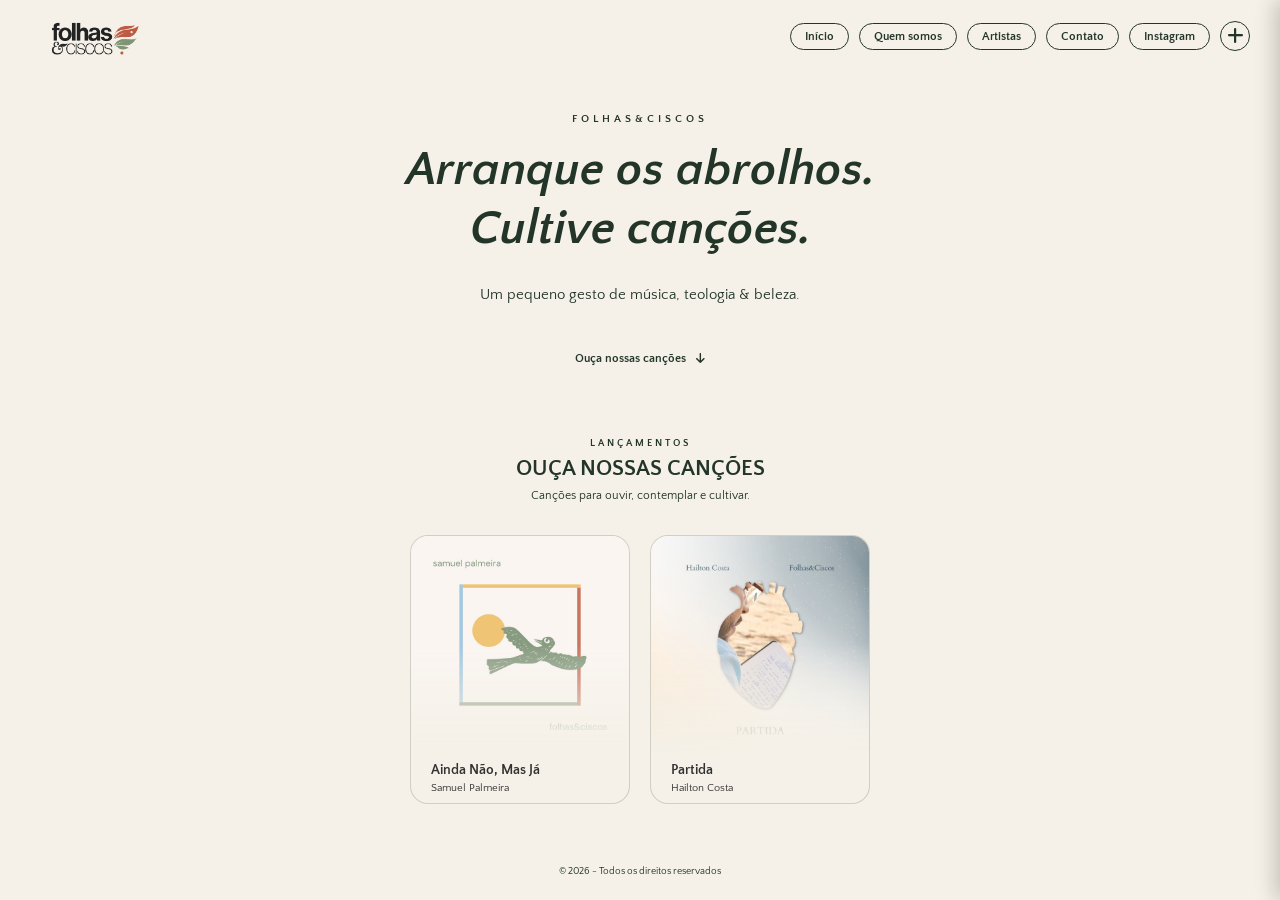
<file: index.html>
<!DOCTYPE html>
<html lang="pt-BR">

<head>

    <meta charset="UTF-8">

    <meta
        name="viewport"
        content="width=device-width, initial-scale=1.0"
    >

    <title>Folhas&Ciscos</title>


    <!-- ================= CSS ================= -->

    <link rel="stylesheet" href="style.css">


    <!-- ================= FONTES ================= -->

    <link rel="preconnect" href="https://fonts.googleapis.com">

    <link
        rel="preconnect"
        href="https://fonts.gstatic.com"
        crossorigin
    >

    <link
        href="https://fonts.googleapis.com/css2?family=Edu+NSW+ACT+Cursive:wght@400..700&family=Quattrocento+Sans:ital,wght@0,400;0,700;1,400;1,700&display=swap"
        rel="stylesheet"
    >


    <!-- ================= ÍCONES ================= -->

    <link
        rel="stylesheet"
        href="https://cdnjs.cloudflare.com/ajax/libs/font-awesome/6.5.1/css/all.min.css"
    >


    <!-- ================= JAVASCRIPT ================= -->

    <script src="script.js"></script>

</head>


<body>


    <!-- =========================================================
         CABEÇALHO
         ========================================================= -->

    <header>


        <!-- ================= MARCA ================= -->

        <div class="marca">

            <img
                class="logo"
                src="IMGS/LogoFEC.png"
                alt="Folhas&Ciscos"
            >

            <div class="titulo">

                <h1>
                   
                </h1>

            </div>

        </div>


        <!-- =====================================================
             NAVEGAÇÃO DESKTOP
             ===================================================== -->

        <nav class="links-redes">


            <a
                class="btn-pages"
                href="index.html"
            >
                Início
            </a>


            <a
                class="btn-pages"
                href="quemSomos.html"
            >
                Quem somos
            </a>


            <a
                class="btn-pages"
                href="Artistas.html"
            >
                Artistas
            </a>


            <a
                class="btn-pages"
                href="perfil.html"
            >
                Contato
            </a>


            <a
                class="btn-pages"
                href="https://instagram.com/folhaseciscos/"
                target="_blank"
                rel="noopener noreferrer"
            >
                Instagram
            </a>



            <!-- Botão + -->

            <button
                id="btnMais"
                class="btn-mais"
                aria-label="Abrir mais opções"
            >

                <i class="fa-solid fa-plus"></i>

            </button>


        </nav>


        <!-- =====================================================
             BOTÃO MENU MOBILE
             ===================================================== -->

        <button
            id="btnMenu"
            class="btn-menu"
            aria-label="Abrir menu"
        >

            <i class="fa-solid fa-bars"></i>

        </button>


        <!-- =====================================================
             SIDEBAR
             ===================================================== -->

        <aside
            id="sidebar"
            class="sidebar"
        >


            <!-- Botão fechar -->

            <button
                id="btnFechar"
                class="btn-fechar"
                aria-label="Fechar menu"
            >

                <i class="fa-solid fa-xmark"></i>

            </button>


            <h2>
                Menu
            </h2>


            <!-- Links principais -->

            <nav class="menu-lateral">


                <a href="index.html">
                    Início
                </a>


                <a href="quemSomos.html">
                    Quem somos
                </a>


                <a href="Artistas.html">
                    Artistas
                </a>


                <a href="perfil.html">
                    Contato
                </a>


                <a
                    href="https://instagram.com/folhaseciscos/"
                    target="_blank"
                    rel="noopener noreferrer"
                >
                    Instagram
                </a>


                <a href="paletaAzul.html">
                    Paleta Azul
                </a>


                <hr>


                <h3>
                    Mais opções
                </h3>


                <a href="#">
                    Projetos
                </a>


                <a href="#">
                    Discografia
                </a>


            </nav>


        </aside>


        <!-- =====================================================
             FUNDO ESCURO
             ===================================================== -->

        <div
            id="overlay"
            class="overlay"
        ></div>


    </header>



    <!-- =========================================================
         DESTAQUE
         ========================================================= -->

   <section class="subtexto">

    <div class="hero-conteudo">

        <span class="hero-eyebrow">
            FOLHAS&CISCOS
        </span>

        <h2>
            Arranque os abrolhos.
        </h2>

        <h2>
            Cultive canções.
        </h2>

        <p class="hero-descricao">
            Um pequeno gesto de música, teologia & beleza.
        </p>

        <a
            href="#musicas"
            class="btn-hero"
        >
            Ouça nossas canções
            <i class="fa-solid fa-arrow-down"></i>
        </a>

    </div>

</section>




    <!-- =========================================================
         CONTEÚDO PRINCIPAL
         ========================================================= -->


            <div class="musicas-conteudo">

    <div class="titulo-musicas">

        <span>
            LANÇAMENTOS
        </span>

        <h3>
            Ouça nossas canções
        </h3>

        <p>
            Canções para ouvir, contemplar e cultivar.
        </p>

    </div>


    <div class="lista-musicas">


        
        <a
            class="card-musica"
            href="https://open.spotify.com/intl-pt/track/3EkcEemWs3A10nx0uo9iK8?si=af2353f505e24516"
            target="_blank"
            rel="noopener noreferrer"
        >

         <img src="IMGS/AindaNãoMasJá.jpg" alt="Capa de Partida" class="capa-musica">

            <div class="info-musica">

                <strong>
                    Ainda Não, Mas Já
                </strong>

                <span>
                    Samuel Palmeira
                </span>

            </div>

        </a>

        

        <a
            class="card-musica"
            href="https://open.spotify.com/intl-pt/track/2InIi2tTr4KMuxMSmF1hYC?si=73b7ea9e08574e5c"
            target="_blank"
            rel="noopener noreferrer"
        >

        <img src="IMGS/PartidaCapa.jpeg" alt="Capa de Partida" class="capa-musica">

    

            <div class="info-musica">
                <strong>Partida</strong>
                <span>Hailton Costa</span>
            </div>

            

        </a>


    </div>

</div>


        </div>

    </main>



    <!-- =========================================================
         RODAPÉ
         ========================================================= -->

    <footer>

        <p>
            &copy; 2026 - Todos os direitos reservados
        </p>

    </footer>


</body>

</html>
</file>
<file: style.css>
/* ==========================================================================
   1. RESET E CONFIGURAÇÕES GLOBAIS
   ========================================================================== */

* {
    box-sizing: border-box;
    margin: 0;
    padding: 0;
}

/* Paleta de cores */
:root {
    /* Identidade visual */
    --cor-floresta: #233529;
    --cor-musgo: #4a9e82;
    --cor-folha: #659b89;
    --cor-terra: #b45b32;

    /* Textos */
    --cor-branco: #fafafa;
    --cor-cinza-claro: #e0e0e0;
    --cor-cinza: #cccccc;
    --cor-cinza-escuro: #aaaaaa;

    /* Sidebar e fundos */
    --cor-papel: #f5f1e8;
    --cor-texto-escuro: #333333;

    /* Elementos */
    --cor-overlay: rgba(13, 14, 14, 0.404);
}

/* Configurações gerais */
html,
body {
    min-height: 100vh;
    font-family: "Quattrocento Sans", sans-serif;
    font-size: 85%;
    color: var(--cor-floresta);
    background-color: var(--cor-papel);
}

body {
    display: grid;
    grid-template-columns: 1fr;
    grid-template-rows: auto auto 1fr auto;
    grid-template-areas:
        "cabecalho"
        "destaque"
        "principal"
        "rodape";
}


/* ==========================================================================
   2. CABEÇALHO
   ========================================================================== */

header {
    grid-area: cabecalho;
    display: flex;
    flex-direction: row;
    justify-content: space-between;
    align-items: center;
    text-align: center;
    flex-wrap: wrap;
    gap: 15px;
    width: 100%;
    padding: 15px 30px;
}

.marca {
    display: flex;
    align-items: center;
    gap: 10px;
}

header .logo {
    width: 90px;
    margin-left: 20px;
    margin-top: 5px;
}

header .titulo h1 {
    font-size: 1.8rem;
    margin: 0;
    font-weight: 800;
    color: var(--cor-floresta);
}

header nav.links-redes {
    display: flex;
    flex-wrap: wrap;
    justify-content: center;
    align-items: center;
    gap: 10px;
}


/* ==========================================================================
   3. BOTÕES E NAVEGAÇÃO
   ========================================================================== */

.btn-pages {
    display: inline-block;
    padding: 6px 14px;
    background-color: transparent;
    color: var(--cor-floresta);
    font-weight: bold;
    text-decoration: none;
    border-radius: 20px;
    border: 1px solid var(--cor-floresta);
    transition: background-color 0.3s, border-color 0.3s;
}

.btn-pages:hover {
    background-color: var(--cor-folha);
    color: var(--cor-papel);
    border-color: var(--cor-folha);
}

.btn-mais {
    width: 30px;
    height: 30px;
    border: 1px solid var(--cor-floresta);
    border-radius: 50%;
    background-color: transparent;
    color: var(--cor-floresta);
    font-size: 18px;
    cursor: pointer;
    display: flex;
    align-items: center;
    justify-content: center;
    transition: 0.3s;
}

.btn-mais:hover {
    background-color: var(--cor-terra);
    color: var(--cor-papel);
    border-color: var(--cor-terra);
    transform: rotate(90deg);
}

.btn-menu {
    display: none;
    width: 40px;
    height: 40px;
    border: 1px solid var(--cor-branco);
    border-radius: 50%;
    background-color: transparent;
    color: var(--cor-branco);
    font-size: 20px;
    cursor: pointer;
    align-items: center;
    justify-content: center;
    transition: 0.3s;
}

.btn-menu:hover {
    background-color: var(--cor-folha);
    border-color: var(--cor-folha);
}


/* ==========================================================================
   4. DESTAQUE E TIPOGRAFIA
   ========================================================================== */

.subtexto {
    grid-area: destaque;
    display: flex;
    flex-direction: column;
    align-items: center;
    text-align: center;
    padding: 40px 20px;
}

h1 {
    font-weight: 800;
    color: var(--cor-floresta);
}

h2 {
    font-weight: bold;
    font-style: italic;
    font-size: 19px;
    color: var(--cor-floresta);
}

h3 {
    font-weight: 700;
    margin-top: 15px;
    color: var(--cor-floresta);
}

p {
    margin: 8px 0;
    color: var(--cor-floresta);
}


/* ==========================================================================
   5. CONTEÚDO PRINCIPAL E RODAPÉ
   ========================================================================== */

main {
    grid-area: principal;
    display: flex;
    flex-direction: column;
    align-items: center;
    justify-content: flex-start;
    width: 100%;
    padding: 20px;
    gap: 30px;
}

footer {
    grid-area: rodape;
    text-align: center;
    padding: 15px;
    font-size: 90%;
    color: var(--cor-cinza-escuro);
    width: 100%;
}


/* ==========================================================================
   6. SIDEBAR E OVERLAY
   ========================================================================== */

.sidebar {
    position: fixed;
    top: 0;
    right: 0;
    width: 300px;
    height: 100vh;
    background-color: var(--cor-papel);
    padding: 30px;
    z-index: 1001;
    transform: translateX(100%);
    transition: transform 0.35s ease;
    box-shadow: -5px 0 20px rgba(0, 0, 0, 0.2);
}

.sidebar.aberta {
    transform: translateX(0);
}

.btn-fechar {
    position: absolute;
    top: 20px;
    right: 20px;
    width: 40px;
    height: 40px;
    border: none;
    border-radius: 50%;
    background: transparent;
    font-size: 24px;
    cursor: pointer;
    color: var(--cor-floresta);
}

.btn-fechar:hover {
    background-color: rgba(0, 0, 0, 0.08);
}

.sidebar h2 {
    margin-top: 60px;
    margin-bottom: 30px;
    font-size: 20px;
    color: var(--cor-floresta);
}

.sidebar h3 {
    margin-top: 25px;
    margin-bottom: 10px;
    font-size: 16px;
}

.menu-lateral {
    display: flex;
    flex-direction: column;
    gap: 15px;
}

.menu-lateral a {
    color: var(--cor-texto-escuro);
    text-decoration: none;
    font-weight: bold;
    font-size: 18px;
    padding: 12px 10px;
    border-bottom: 1px solid rgba(0, 0, 0, 0.15);
    transition: 0.2s;
}

.menu-lateral a:hover {
    padding-left: 18px;
    color: var(--cor-folha);
}

.menu-lateral hr {
    border: none;
    border-top: 1px solid rgba(0, 0, 0, 0.5);
    margin: 10px 0;
}

.overlay {
    position: fixed;
    inset: 0;
    width: 100%;
    height: 100%;
    background: var(--cor-overlay);
    z-index: 1000;
    opacity: 0;
    visibility: hidden;
    transition: 0.3s;
}

.overlay.ativo {
    opacity: 1;
    visibility: visible;
}


/* ==========================================================================
   7. HERO
   ========================================================================== */

.hero-conteudo {
    display: flex;
    flex-direction: column;
    align-items: center;
    text-align: center;
    max-width: 700px;
    margin: 0 auto;
}

.hero-eyebrow {
    margin-bottom: 15px;
    color: var(--verde-hover);
    font-size: 0.8rem;
    font-weight: bold;
    letter-spacing: 4px;
    opacity: 0;
    animation: heroAparecer 0.8s ease forwards;
}

.hero-conteudo h2 {
    font-size: clamp(28px, 5vw, 48px);
    line-height: 1.15;
    margin: 2px 0;
    opacity: 0;
    transform: translateY(15px);
    animation: heroSubir 0.8s ease forwards;
}

.hero-conteudo h2:nth-of-type(1) {
    animation-delay: 0.15s;
}

.hero-conteudo h2:nth-of-type(2) {
    animation-delay: 0.3s;
}

.hero-descricao {
    max-width: 450px;
    margin-top: 25px;
    color: var(--cinza-texto);
    font-size: 1.1rem;
    line-height: 1.6;
    opacity: 0;
    transform: translateY(15px);
    animation: heroSubir 0.8s ease forwards;
    animation-delay: 0.45s;
}

.btn-hero {
    display: inline-flex;
    align-items: center;
    gap: 10px;
    margin-top: 25px;
    padding: 12px 22px;
    border: 1px solid var(--verde-destaque);
    border-radius: 25px;
    color: var(--branco);
    text-decoration: none;
    font-weight: bold;
    background-color: transparent;
    opacity: 0;
    transform: translateY(15px);
    animation: heroSubir 0.8s ease forwards;
    animation-delay: 0.6s;
    transition:
        background-color 0.3s ease,
        transform 0.3s ease,
        border-color 0.3s ease;
}

.btn-hero:hover {
    background-color: var(--verde-destaque);
    border-color: var(--verde-destaque);
    transform: translateY(-3px);
}

.btn-hero i {
    transition: transform 0.3s ease;
}

.btn-hero:hover i {
    transform: translateY(3px);
}


/* ==========================================================================
   8. ANIMAÇÕES
   ========================================================================== */

@keyframes heroAparecer {
    from {
        opacity: 0;
    }

    to {
        opacity: 1;
    }
}

@keyframes heroSubir {
    from {
        opacity: 0;
        transform: translateY(15px);
    }

    to {
        opacity: 1;
        transform: translateY(0);
    }
}


/* ==========================================================================
   9. SEÇÃO DE MÚSICAS
   ========================================================================== */

#musicas {
    scroll-margin-top: 30px;
}

.musicas-conteudo {
    width: 100%;
    max-width: 800px;
    margin: 20px auto;
    display: flex;
    flex-direction: column;
    align-items: center;
}

.titulo-musicas {
    text-align: center;
    margin-bottom: 25px;
}

.titulo-musicas span {
    display: block;
    margin-bottom: 8px;
    color: var(--verde-destaque);
    font-size: 0.75rem;
    font-weight: bold;
    letter-spacing: 3px;
}

.titulo-musicas h3 {
    margin: 0;
    font-size: 1.6rem;
    text-transform: uppercase;
}

.titulo-musicas p {
    margin-top: 8px;
    color: var(--cinza-texto);
}


/* ==========================================================================
   10. LISTA E CARDS DAS MÚSICAS
   ========================================================================== */

.lista-musicas {
    width: 100%;
    display: flex;
    flex-wrap: wrap;
    justify-content: center;
    gap: 20px;
}

/* Estrutura externa do card */
.card-musica {
    display: flex;
    flex-direction: column;
    width: 220px;
    border: 1px solid rgba(35, 53, 41, 0.18);
    border-radius: 18px;
    background-color: var(--cor-papel);
    color: var(--cor-texto-escuro);
    text-decoration: none;
    overflow: hidden;
    transition:
        transform 0.3s ease,
        box-shadow 0.3s ease;
}

.card-musica:hover {
    transform: translateY(-4px);
    box-shadow: 0 8px 20px rgba(35, 53, 41, 0.15);
}

/* Capa quadrada */
.capa-musica {
    display: block;
    width: 100%;
    aspect-ratio: 1 / 1;
    object-fit: cover;
    flex-shrink: 0;
    -webkit-mask-image: linear-gradient(to bottom, black 50%, transparent 100%);
    mask-image: linear-gradient(to bottom, rgb(5, 5, 5) 50%, transparent 100%);
}

/* Retângulo inferior */
.conteudo-card {
    display: flex;
    flex-direction: column;
    align-items: flex-start;
    gap: 3px;
    width: 100%;
    padding: 8px 12px 10px;
    background-color: var(--cor-floresta);
    text-align: left;
}



/* Grupo de informações */
.info-musica {
    display: flex;
    flex-direction: column;
    align-items: flex-start;
    gap: 3px;
    width: 100%;
}

/* Título da música */
.info-musica strong {
    margin-left: 20px;
    font-size: 1.05rem;
    line-height: 1.2;
    font-weight: bold;
    margin-top: 8px;
    color: var(--cor-texto-escuro);
}

/* Nome do artista */
.info-musica span {
    font-size: 0.8rem;
    line-height: 1.2;
    margin-left: 20px;
    margin-bottom: 8px;
    color: var(--cor-texto-escuro);
}


/* ==========================================================================
   11. RESPONSIVIDADE
   ========================================================================== */

@media (max-width: 900px) {
    header nav.links-redes {
        display: none;
    }

    .btn-menu {
        display: flex;
    }

    header {
        padding: 15px 20px;
    }
}

@media (max-width: 600px) {
    header {
        padding: 12px 15px;
    }

    header .logo {
        width: 55px;
    }

    header .titulo h1 {
        font-size: 1.5rem;
    }

    .subtexto {
        padding: 30px 15px;
    }

    .sidebar {
        width: 280px;
    }

    .card-musica {
        width: 220px;
        max-width: 100%;
    }
}
</file>
